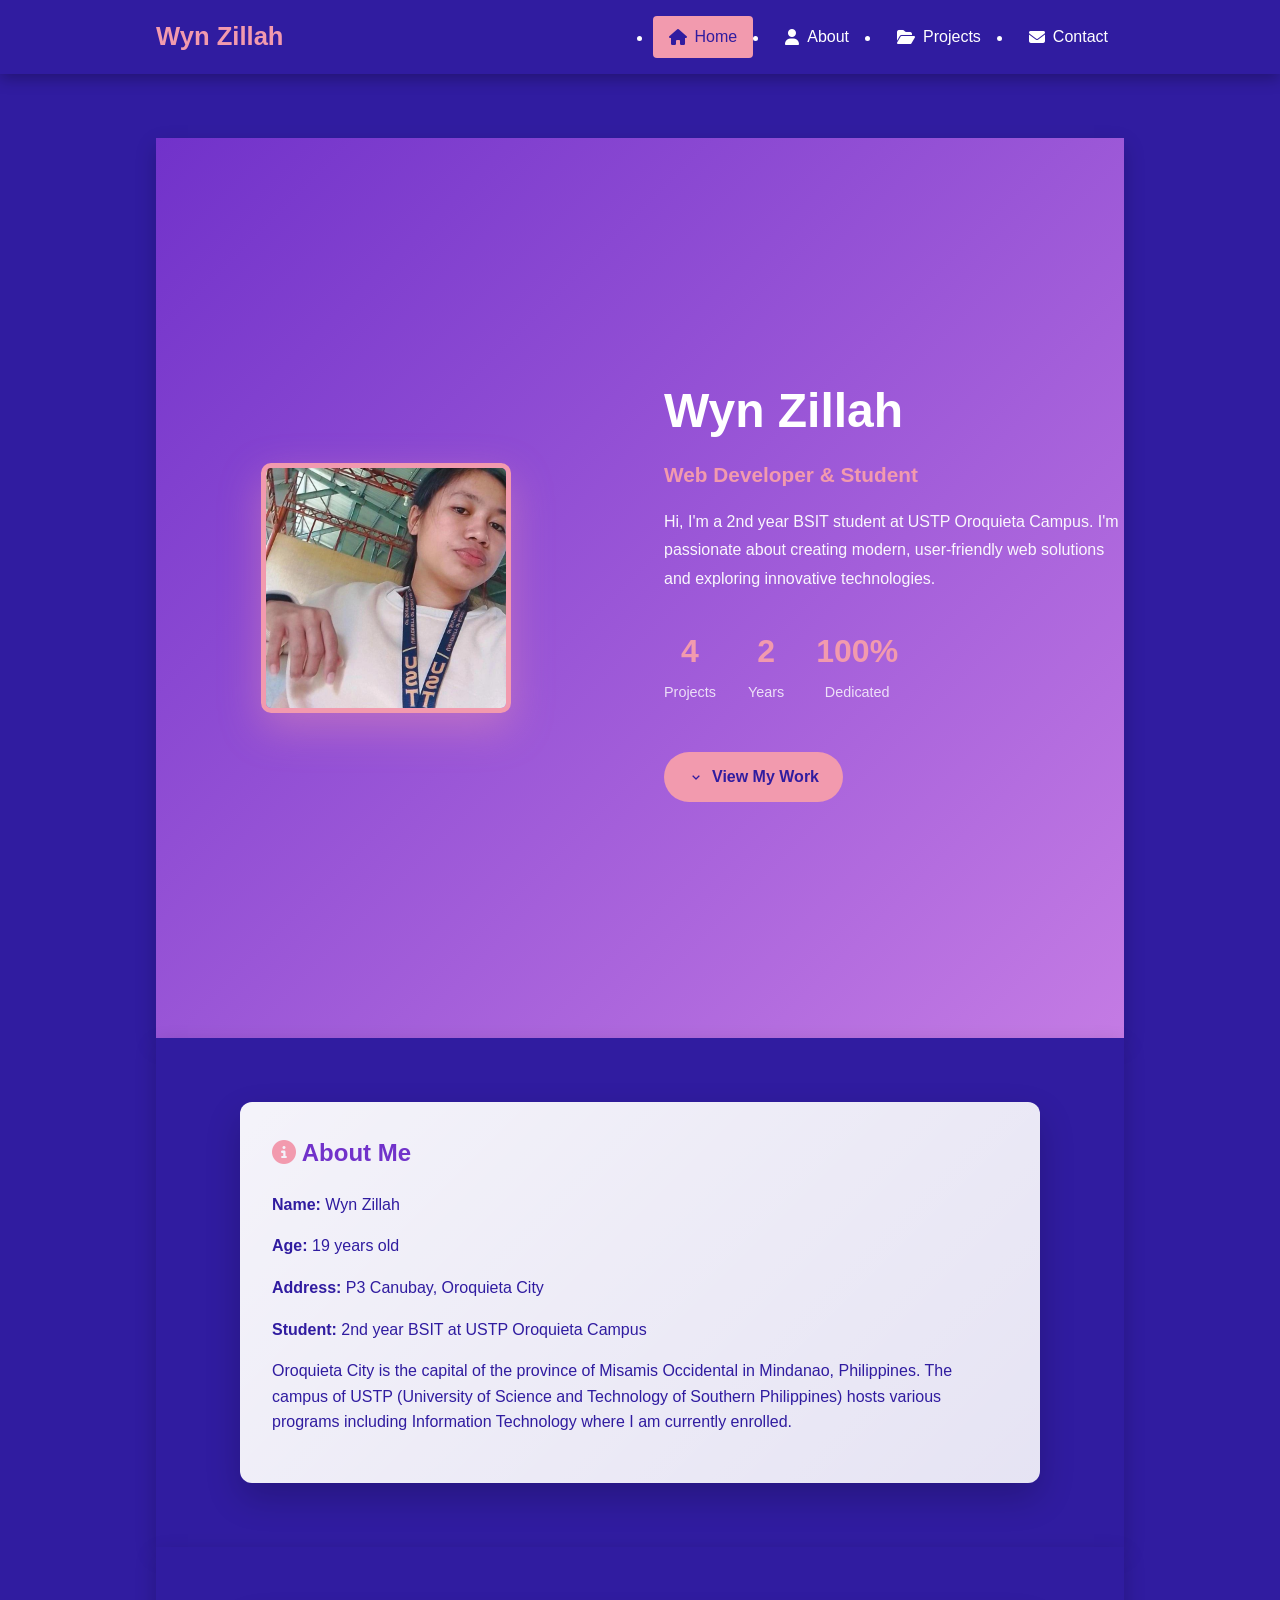
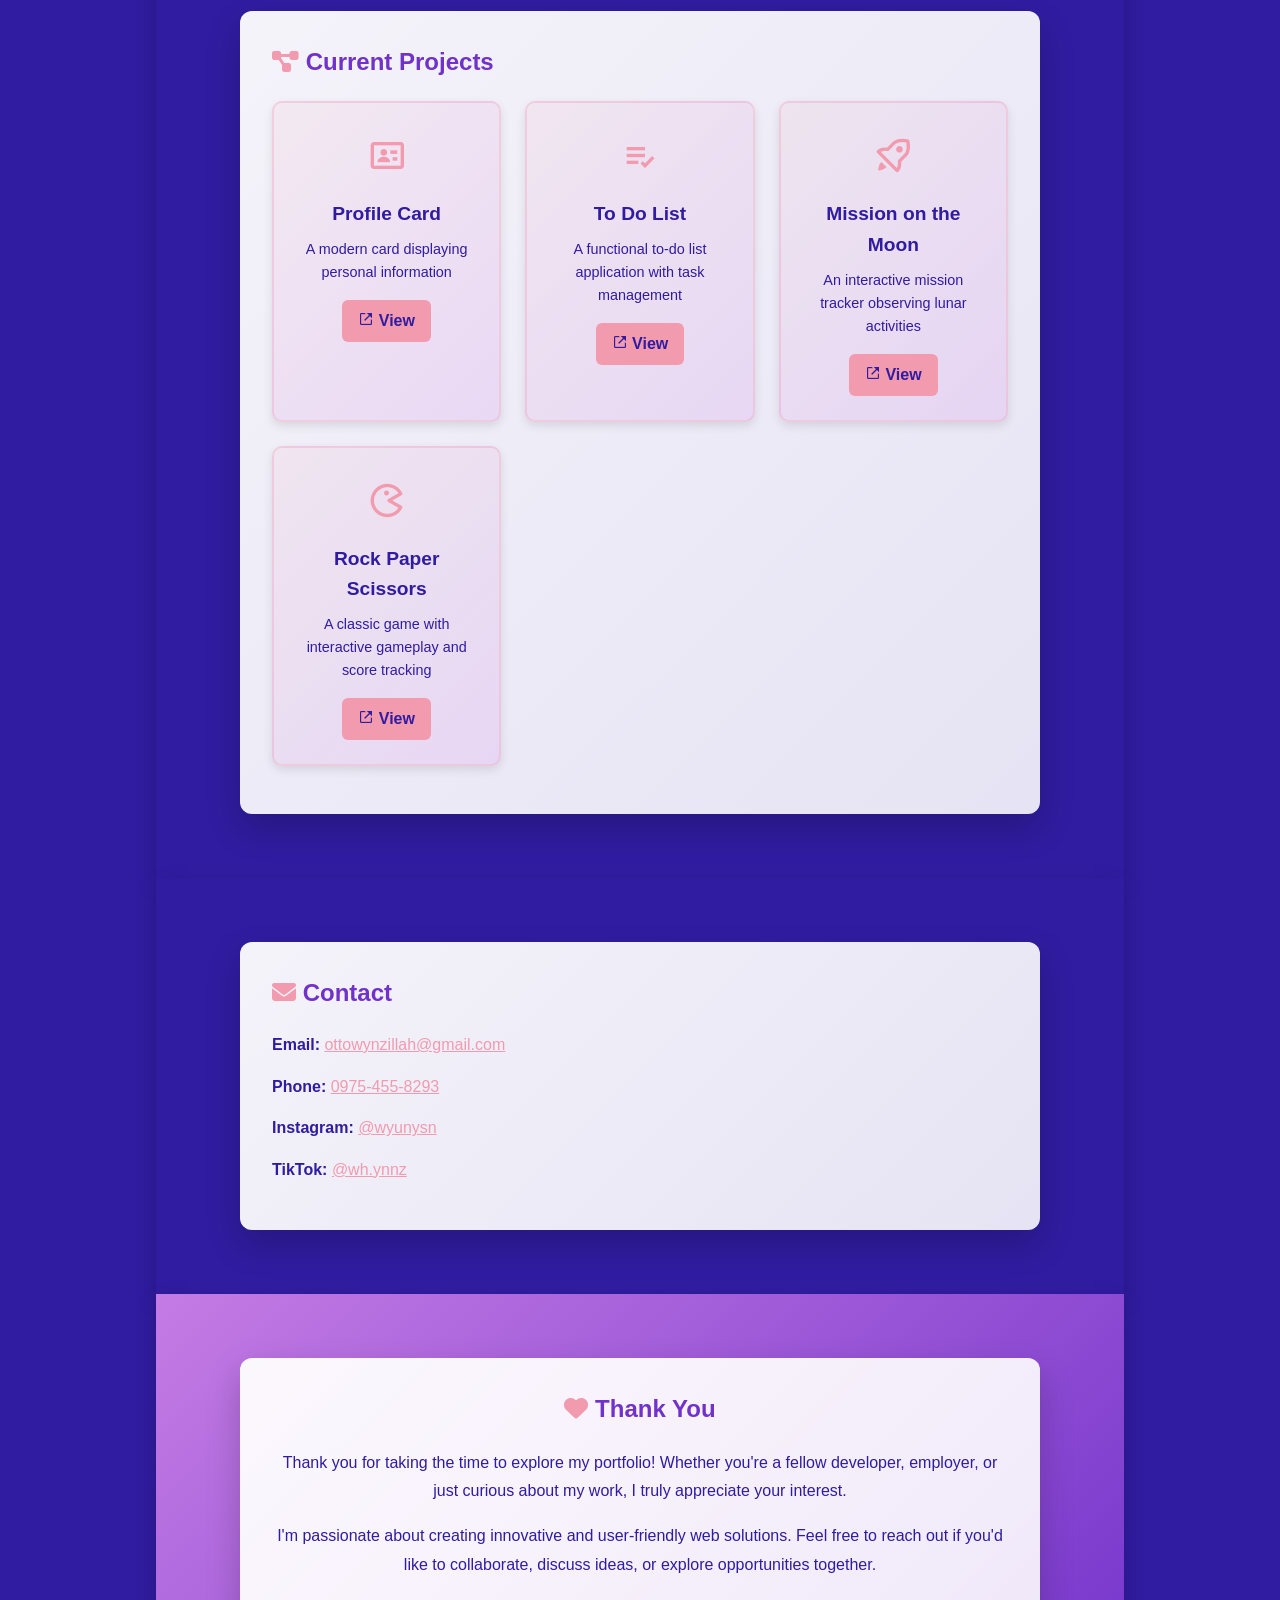
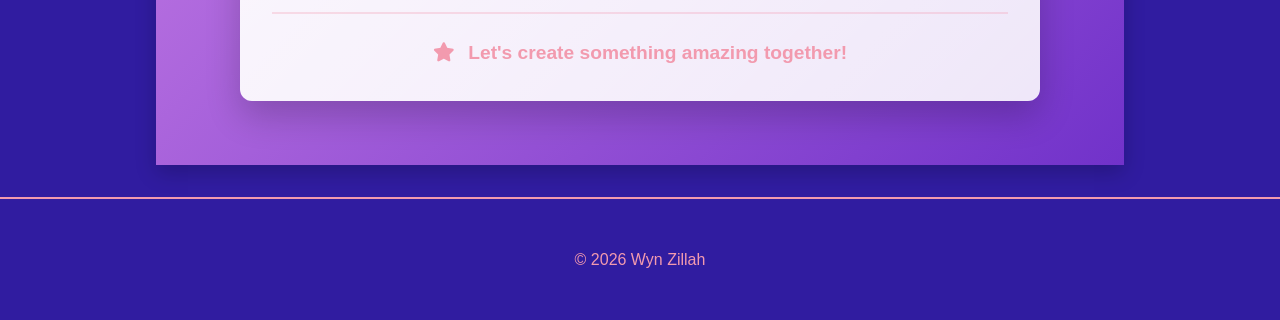
<file: Otto_Portfolio/index.html>
<!DOCTYPE html>
<html lang="en">
<head>
    <meta charset="UTF-8" />
    <meta http-equiv="X-UA-Compatible" content="IE=edge" />
    <meta name="viewport" content="width=device-width, initial-scale=1.0" />
    <title>Wyn Zillah Portfolio</title>
    <!-- icons -->
    <link rel="stylesheet" href="https://cdnjs.cloudflare.com/ajax/libs/font-awesome/6.4.0/css/all.min.css" integrity="sha512-pPhH0VX5eTK8TfZVtPq0eBIJqN/HgQE8n6R6s9fOn0D+yuXXdupAPeVnOvXwRZkN69l+lrC2RVvXQk+4X+e1sA==" crossorigin="anonymous" referrerpolicy="no-referrer" />
    <link rel="stylesheet" href="https://cdn.jsdelivr.net/npm/boxicons@latest/css/boxicons.min.css" />
    <link rel="stylesheet" href="style.css" />
</head>
<body>
    <header>
        <div class="container header-inner">
            <h1 class="logo">Wyn Zillah</h1>
            <nav>
                <ul class="nav-list">
                    <li><a href="#home" class="active"><i class="fas fa-home"></i> Home</a></li>
                    <li><a href="#about"><i class="fas fa-user"></i> About</a></li>
                    <li><a href="#projects"><i class="fas fa-folder-open"></i> Projects</a></li>
                    <li><a href="#contact"><i class="fas fa-envelope"></i> Contact</a></li>
                </ul>
            </nav>
            <button class="nav-toggle" aria-label="Toggle navigation">
                &#9776;
            </button>
        </div>
    </header>
    <main class="main-content">
        <div class="container">
            <section id="home" class="home-section reveal">
                <div class="home-content">
                    <div class="home-image">
                        <img src="images/wyn.jpg" alt="Wyn Zillah" class="profile-img" />
                    </div>
                    <div class="home-text">
                        <h1>Wyn Zillah</h1>
                        <p class="role">Web Developer & Student</p>
                        <p class="intro">Hi, I'm a 2nd year BSIT student at USTP Oroquieta Campus. I'm passionate about creating modern, user-friendly web solutions and exploring innovative technologies.</p>
                        <div class="home-stats">
                            <div class="stat">
                                <span class="stat-number">4</span>
                                <span class="stat-label">Projects</span>
                            </div>
                            <div class="stat">
                                <span class="stat-number">2</span>
                                <span class="stat-label">Years</span>
                            </div>
                            <div class="stat">
                                <span class="stat-number">100%</span>
                                <span class="stat-label">Dedicated</span>
                            </div>
                        </div>
                        <a href="#projects" class="cta-btn"><i class="bx bx-chevron-down"></i> View My Work</a>
                    </div>
                </div>
            </section>
            <section id="about" class="reveal">
                <div class="section-card">
                    <h2><i class="fas fa-info-circle"></i> About Me</h2>
                    <p><strong>Name:</strong> Wyn Zillah</p>
                    <p><strong>Age:</strong> 19 years old</p>
                    <p><strong>Address:</strong> P3 Canubay, Oroquieta City</p>
                    <p><strong>Student:</strong> 2nd year BSIT at USTP Oroquieta Campus</p>
                    <p>
                        Oroquieta City is the capital of the province of Misamis Occidental in
                        Mindanao, Philippines. The campus of USTP (University of Science and Technology of Southern Philippines) hosts various
                        programs including Information Technology where I am currently
                        enrolled.
                    </p>
                </div>
            </section>
            <section id="projects" class="reveal">
                <div class="section-card">
                    <h2><i class="fas fa-project-diagram"></i> Current Projects</h2>
                    <ul class="project-list">
                        <li class="project-item">
                            <div class="project-icon">
                                <i class="bx bx-id-card"></i>
                            </div>
                            <h3>Profile Card</h3>
                            <p>A modern card displaying personal information</p>
                            <a href="IT223_OTTO_profilecard/index.html" class="project-link"><i class="bx bx-link-external"></i> View</a>
                        </li>
                        <li class="project-item">
                            <div class="project-icon">
                                <i class="bx bx-list-check"></i>
                            </div>
                            <h3>To Do List</h3>
                            <p>A functional to-do list application with task management</p>
                            <a href="IT233_OTTO_LA3/index.html" class="project-link"><i class="bx bx-link-external"></i> View</a>
                        </li>
                        <li class="project-item">
                            <div class="project-icon">
                                <i class="bx bx-rocket"></i>
                            </div>
                            <h3>Mission on the Moon</h3>
                            <p>An interactive mission tracker observing lunar activities</p>
                            <a href="IT233_OTTO_The Observer/index.html" class="project-link"><i class="bx bx-link-external"></i> View</a>
                        </li>
                        <li class="project-item">
                            <div class="project-icon">
                                <i class="bx bx-game"></i>
                            </div>
                            <h3>Rock Paper Scissors</h3>
                            <p>A classic game with interactive gameplay and score tracking</p>
                            <a href="IT233_OTTO_RPS/index.html" class="project-link"><i class="bx bx-link-external"></i> View</a>
                        </li>
                    </ul>
                </div>
            </section>
            <section id="contact" class="reveal">
                <div class="section-card">
                    <h2><i class="fas fa-envelope"></i> Contact</h2>
                    <p><strong>Email:</strong> <a href="mailto:ottowynzillah@gmail.com">ottowynzillah@gmail.com</a></p>
                    <p><strong>Phone:</strong> <a href="tel:09754558293">0975‑455‑8293</a></p>
                    <p><strong>Instagram:</strong> <a href="https://instagram.com/wyunysn" target="_blank">@wyunysn</a></p>
                    <p><strong>TikTok:</strong> <a href="https://www.tiktok.com/@wh.ynnz" target="_blank">@wh.ynnz</a></p>
                </div>
            </section>
            <section id="thank-you" class="reveal">
                <div class="section-card thank-you-card">
                    <h2><i class="fas fa-heart"></i> Thank You</h2>
                    <p class="thank-you-text">Thank you for taking the time to explore my portfolio! Whether you're a fellow developer, employer, or just curious about my work, I truly appreciate your interest.</p>
                    <p class="thank-you-text">I'm passionate about creating innovative and user-friendly web solutions. Feel free to reach out if you'd like to collaborate, discuss ideas, or explore opportunities together.</p>
                    <div class="thank-you-footer">
                        <p><i class="fas fa-star"></i> Let's create something amazing together!</p>
                    </div>
                </div>
            </section>
        </div>
    </main>
    <footer>
        <p>&copy; 2026 Wyn Zillah</p>
    </footer>
    <script src="script.js"></script>
</body>
</html>
</file>
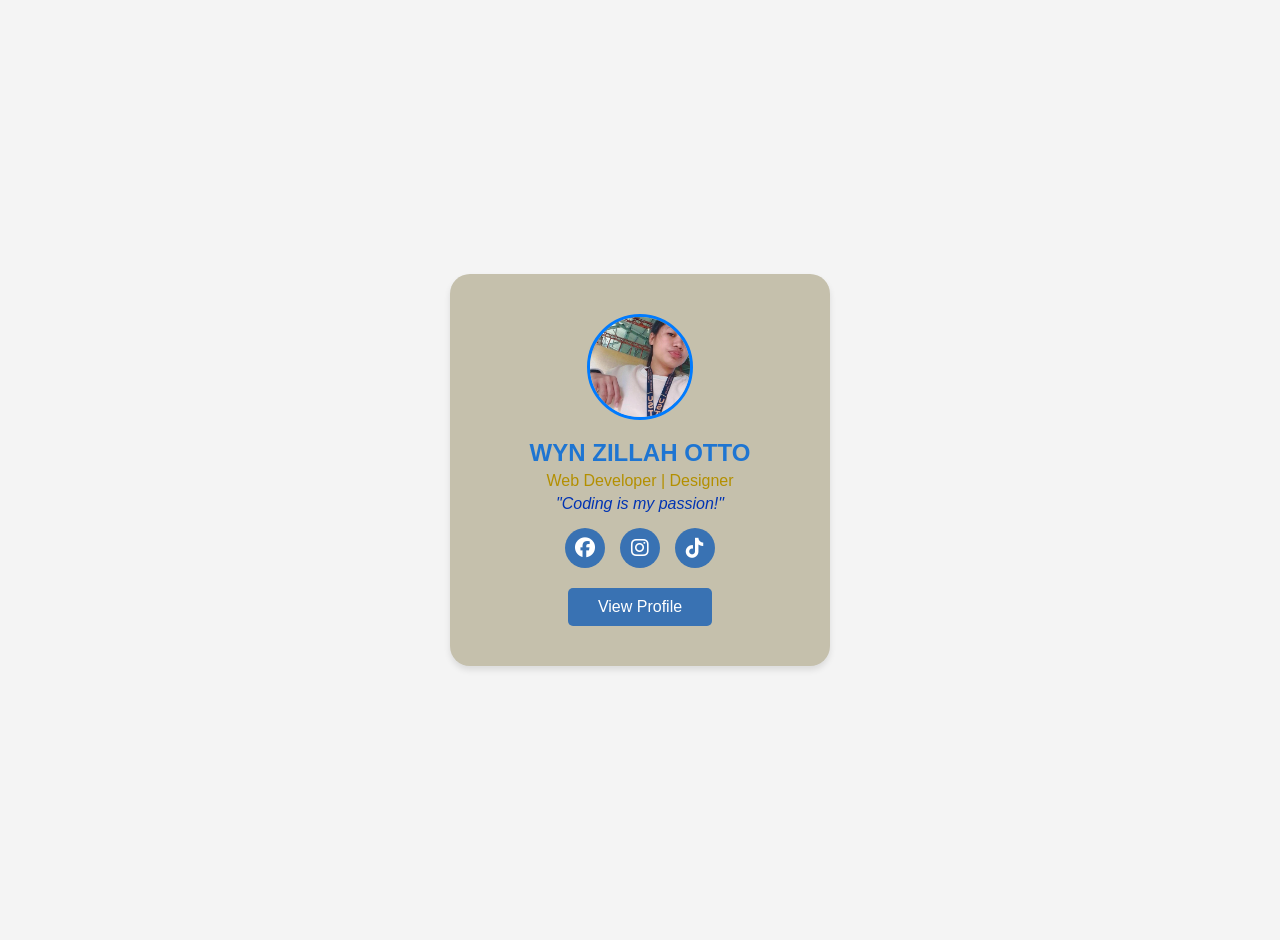
<file: Otto_Portfolio/IT223_OTTO_profilecard/index.html>
<!DOCTYPE html>
<html lang="en">
<head>
    <meta charset="UTF-8">
    <meta name="viewport" content="width=device-width, initial-scale=1.0">
    <title>Personal Profile</title>
    <link rel="stylesheet" href="https://cdnjs.cloudflare.com/ajax/libs/font-awesome/6.4.0/css/all.min.css" />
    <link rel="stylesheet" href="style.css">
</head>    
<body>
    <div class="profile-card">
        <img src="image.jpg" alt="Profile Picture" class="profile-img">
        <h2>WYN ZILLAH OTTO</h2>
        <p>Web Developer | Designer</p>
        <p class="quote">"Coding is my passion!"</p>
        <div class="social-icons">
            <a href="https://facebook.com" target="_blank" title="Facebook"><i class="fab fa-facebook"></i></a>
            <a href="https://instagram.com/wyunysn" target="_blank" title="Instagram"><i class="fab fa-instagram"></i></a>
            <a href="https://tiktok.com/@wh.ynnz" target="_blank" title="TikTok"><i class="fab fa-tiktok"></i></a>
        </div>
        <a href="#" class="btn">View Profile</a>
    </div>
</body>
</html>
</file>
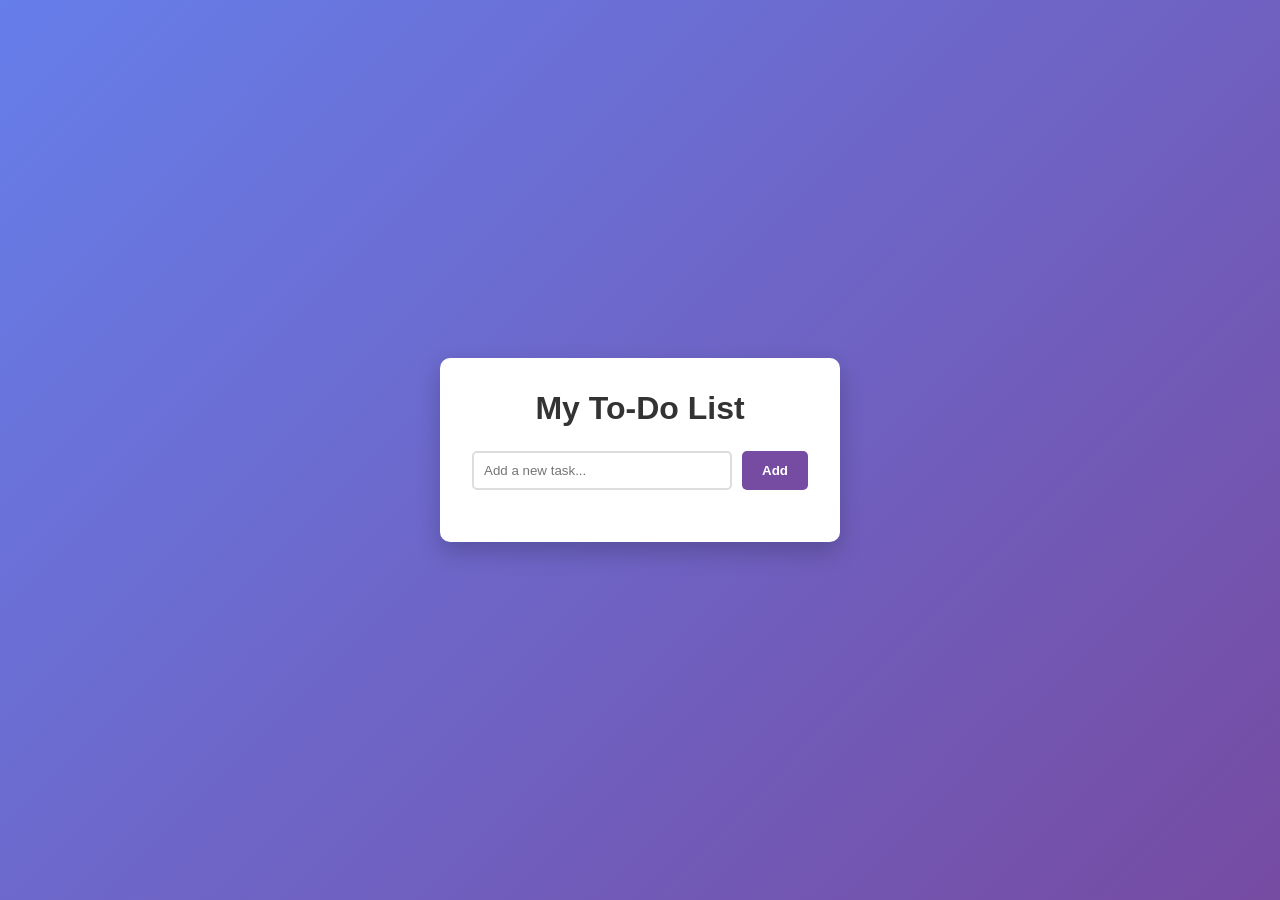
<file: Otto_Portfolio/IT233_OTTO_LA3/index.html>
<!DOCTYPE html>
<html lang="en">
    <head>
        <meta charset="UTF-8">
        <meta name="viewport" content="width=device-width, initial-scale=1.0">
        <title>My Dynamic To-Do List</title>
        <link rel="stylesheet" href="style.css">
    </head>
    <body>

        <div class="container">
            <h1>My To-Do List</h1>

            <div class="input-group">
                <input type="text" id="taskInput" placeholder="Add a new task...">
                <button id="addBtn">Add</button>
            </div>

            <ul id="taskList">

            </ul>
        </div>

        <script src="script.js"></script>
    </body>
</html>
</file>
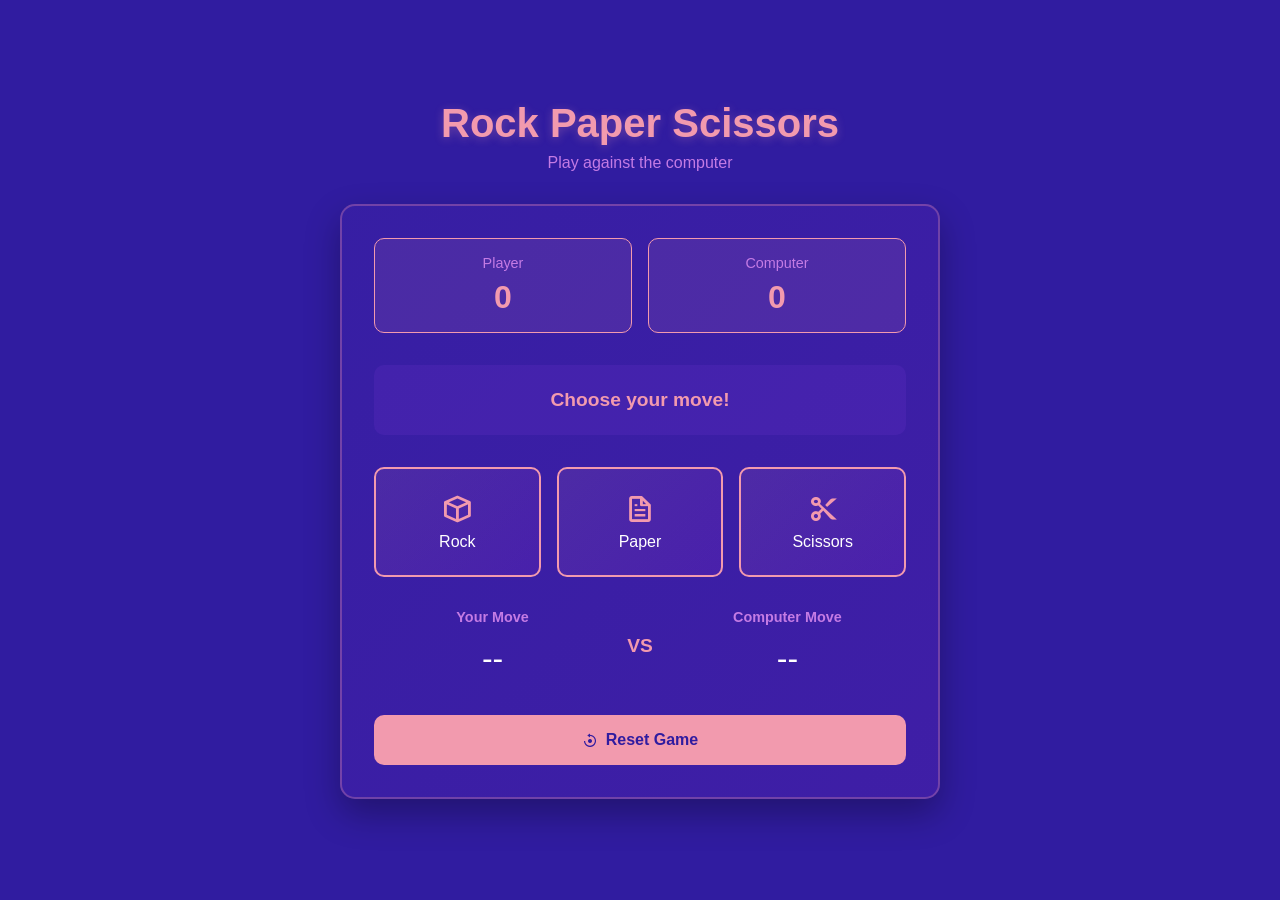
<file: Otto_Portfolio/IT233_OTTO_RPS/index.html>
<!DOCTYPE html>
<html lang="en">
<head>
    <meta charset="UTF-8" />
    <meta http-equiv="X-UA-Compatible" content="IE=edge" />
    <meta name="viewport" content="width=device-width, initial-scale=1.0" />
    <title>Rock Paper Scissors Game</title>
    <link rel="stylesheet" href="https://cdn.jsdelivr.net/npm/boxicons@latest/css/boxicons.min.css" />
    <link rel="stylesheet" href="style.css" />
</head>
<body>
    <div class="container">
        <header>
            <h1>Rock Paper Scissors</h1>
            <p>Play against the computer</p>
        </header>

        <div class="game-board">
            <div class="score-board">
                <div class="score">
                    <span class="label">Player</span>
                    <span class="points" id="playerScore">0</span>
                </div>
                <div class="score">
                    <span class="label">Computer</span>
                    <span class="points" id="computerScore">0</span>
                </div>
            </div>

            <div class="result" id="result">
                <p>Choose your move!</p>
            </div>

            <div class="choices">
                <button class="choice-btn" data-choice="rock">
                    <i class="bx bx-cube"></i>
                    <span>Rock</span>
                </button>
                <button class="choice-btn" data-choice="paper">
                    <i class="bx bx-file"></i>
                    <span>Paper</span>
                </button>
                <button class="choice-btn" data-choice="scissors">
                    <i class="bx bx-cut"></i>
                    <span>Scissors</span>
                </button>
            </div>

            <div class="game-info">
                <div class="player-move">
                    <h3>Your Move</h3>
                    <div class="move-display" id="playerMove">--</div>
                </div>
                <div class="vs">VS</div>
                <div class="computer-move">
                    <h3>Computer Move</h3>
                    <div class="move-display" id="computerMove">--</div>
                </div>
            </div>

            <button class="reset-btn" onclick="resetGame()">
                <i class="bx bx-reset"></i> Reset Game
            </button>
        </div>
    </div>

    <script src="script.js"></script>
</body>
</html>
</file>
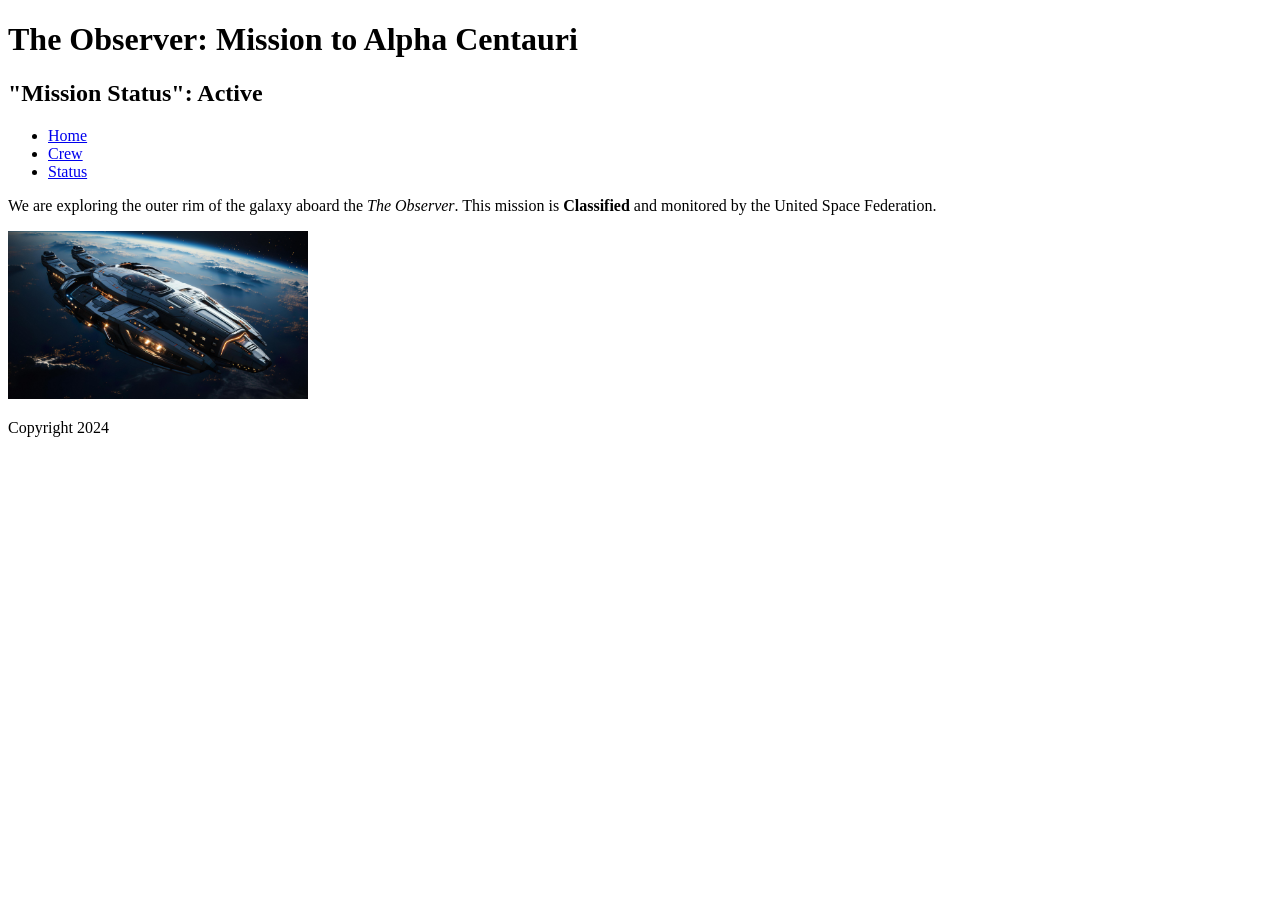
<file: Otto_Portfolio/IT233_OTTO_The Observer/index.html>
<!DOCTYPE html>
<html lang="en">
<head>
    <meta charset="UTF-8">
    <title>Mission Control</title>
</head>
<body>

<header>
    <h1>The Observer: Mission to Alpha Centauri</h1>
    <h2>"Mission Status": Active</h2>

    <nav>
        <ul>
            <li><a href="index.html">Home</a></li>
            <li><a href="crew.html">Crew</a></li>
            <li><a href="status.html">Status</a></li>
        </ul>
    </nav>

</header>

<main>
    <p>
        We are exploring the outer rim of the galaxy aboard the 
        <em>The Observer</em>. This mission is <strong>Classified</strong> 
        and monitored by the United Space Federation.
    </p>

    <img src="img.spaceship.jpeg" alt="Spaceship The Observer flying in space" width="300">

<footer>
    <p>
        Copyright 2024 
        <a href=United Space Federation></a>
    </p>
</footer>

</body>
</html>
</file>
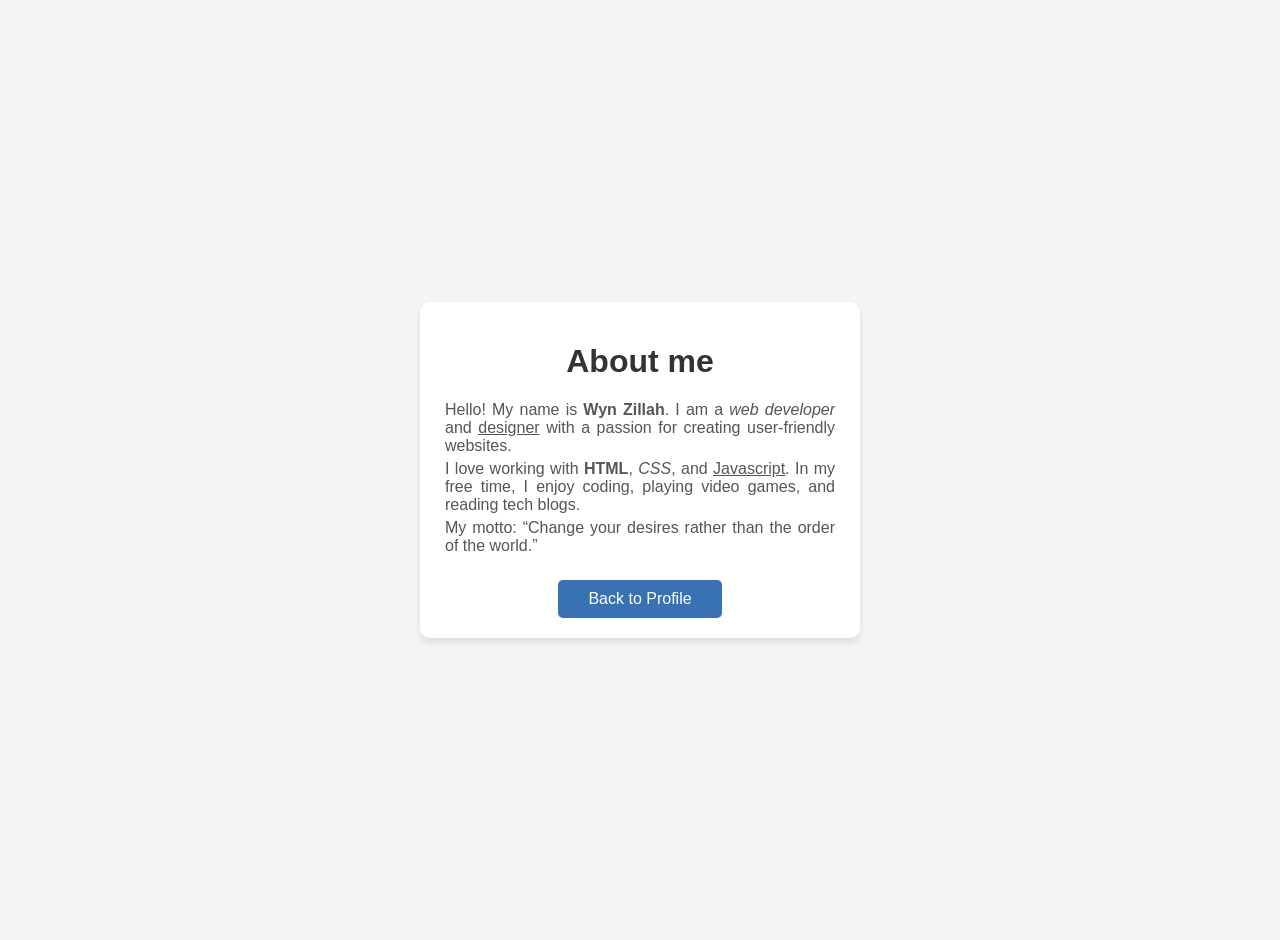
<file: Otto_Portfolio/IT223_OTTO_profilecard/about.html>
<!DOCTYPE html>
<html lang="en">
<head>
    <meta charset="UTF-8">
    <meta name="viewport" content="width=device-width, initial-scale=1.0">
    <title>About me</title>
    <link rel="stylesheet" href="style.css">
</head>    
<body>
    <div class="about-container">
        <h1>About me</h1>
        <p>Hello! My name is <b>Wyn Zillah</b>. I am a <i>web developer</i> and <u>designer</u>
        with a passion for creating user-friendly websites.</p>
        <p>I love working with <strong>HTML</strong>, <em>CSS</em>, and <u>Javascript</u>. 
        In my free time, I enjoy coding, playing video games, and reading tech blogs.</p>
        <p>My motto: <q>Change your desires rather than the order of the world.</q></p>
        <a href="index.html" class="btn">Back to Profile</a>
    </div>
</body>
</html>
</file>
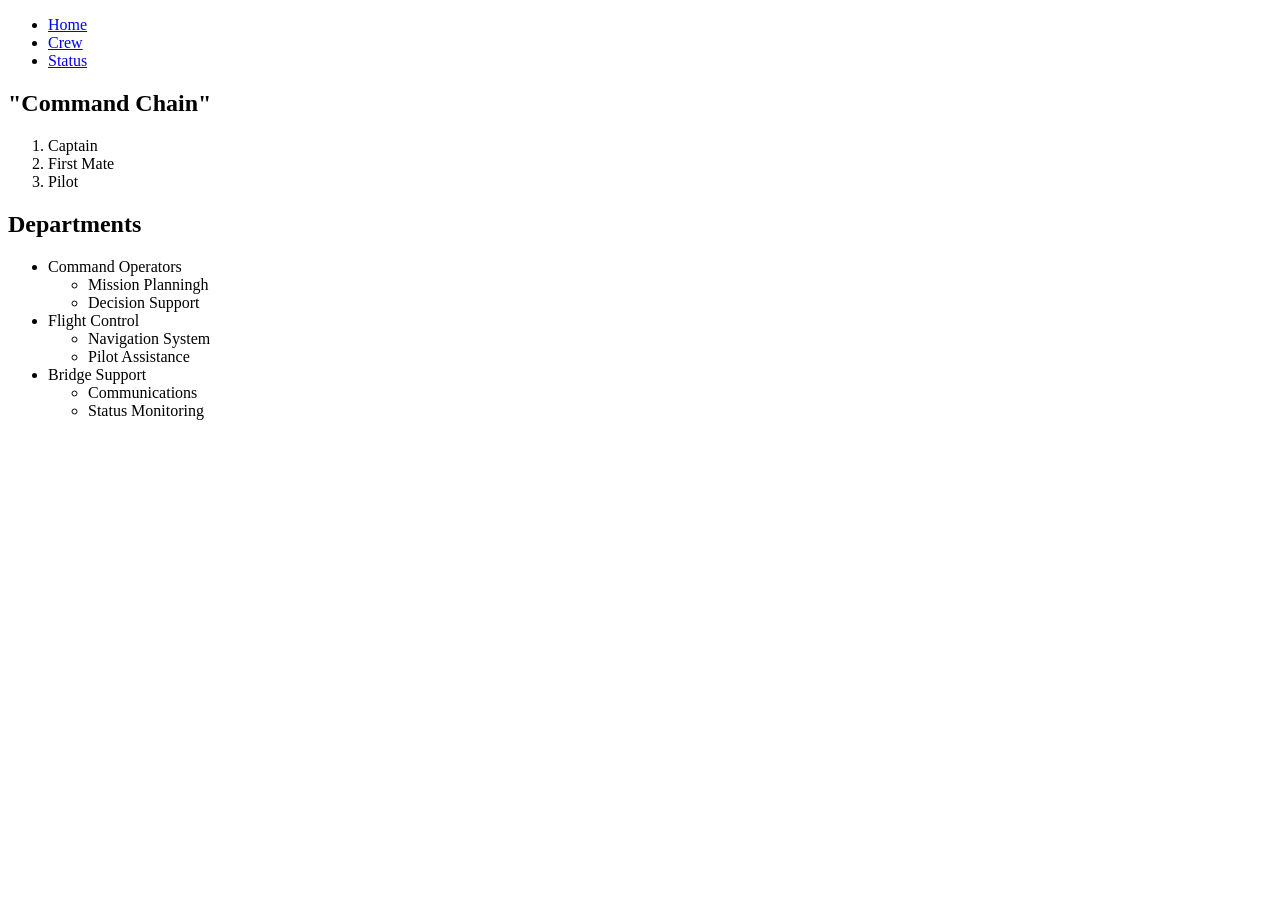
<file: Otto_Portfolio/IT233_OTTO_The Observer/crew.html>
<!DOCTYPE html>
<html lang="en">
<head>
    <meta charset="UTF-8">
</head>
<body>

<header>    
    
    <nav>
        <ul>
            <li><a href="index.html">Home</a></li>
            <li><a href="crew.html">Crew</a></li>
            <li><a href="status.html">Status</a></li>
        </ul>
    </nav>

</header>

<main>
    <h2>"Command Chain"</h2>
    <ol>
        <li>Captain</li>
        <li>First Mate</li>
        <li>Pilot</li>
    </ol>

    <h2>Departments</h2>
    <ul>
        <li>Command Operators
            <ul>
                <li>Mission Planningh</li>
                <li>Decision Support</li>
            </ul>
        </li>
        <li>Flight Control
            <ul>
                <li>Navigation System</li>
                <li>Pilot Assistance</li>
            </ul>
        </li>
        <li>Bridge Support
            <ul>
                <li>Communications</li>
                <li>Status Monitoring</li>
            </ul>

        </li>
    </ul>
</main>
</body>
</file>
<file: Otto_Portfolio/style.css>
/* color palette */
:root {
    --pink: #F29AAE;
    --purple-light: #C47BE4;
    --purple: #7132CA;
    --dark-purple: #301CA0;
    --max-width: 1000px;
}

/* global base */
* {
    box-sizing: border-box;
}

body {
    margin: 0;
    font-family: 'Segoe UI', Tahoma, Geneva, Verdana, sans-serif;
    background: var(--dark-purple);
    color: #fff;
    line-height: 1.6;
}

html {
    scroll-behavior: smooth;
}

a {
    color: var(--pink);
    transition: color 0.2s;
}

a:hover {
    color: var(--purple-light);
}

.container {
    max-width: var(--max-width);
    margin: 0 auto;
    padding: 0 1rem;
}

header {
    background: var(--dark-purple);
    color: white;
    position: sticky;
    top: 0;
    width: 100%;
    z-index: 1000;
    box-shadow: 0 4px 15px rgba(0,0,0,0.3);
}

.header-inner {
    display: flex;
    align-items: center;
    justify-content: space-between;
}

.logo {
    font-size: 1.6rem;
    margin: 0;
    color: var(--pink);
}

.nav-list {
    display: flex;
    gap: 1rem;
}

.nav-list a {
    color: white;
    text-decoration: none;
    padding: 0.5rem 1rem;
    display: flex;
    align-items: center;
    gap: 0.5rem;
}

.nav-list a.active,
.nav-list a:hover {
    background: var(--pink);
    border-radius: 4px;
    color: var(--dark-purple);
}

.nav-toggle {
    display: none;
    background: none;
    border: none;
    font-size: 1.5rem;
    color: white;
}

main.main-content {
    padding: 4rem 2rem 2rem; /* top padding to account for header */
    scroll-behavior: smooth;
}

section {
    padding: 4rem 0;
}

#home {
    background: linear-gradient(135deg, var(--purple) 0%, var(--purple-light) 100%);
    color: white;
    text-align: center;
    min-height: 100vh;
    display: flex;
    align-items: center;
    justify-content: center;
    box-shadow: 0 8px 20px rgba(0,0,0,0.2);
    padding: 2rem 0;
}

.home-section .home-content {
    display: grid;
    grid-template-columns: 1fr 1fr;
    gap: 3rem;
    align-items: center;
    align-content: center;
    max-width: 1000px;
    width: 100%;
}

.home-section .home-image {
    display: flex;
    justify-content: center;
    align-items: center;
}

.home-section .home-text {
    text-align: left;
}

.home-section .home-text h1 {
    font-size: 3rem;
    margin: 0 0 0.5rem 0;
    font-weight: bold;
}

.home-section .role {
    font-size: 1.3rem;
    color: var(--pink);
    margin: 0 0 1rem 0;
    font-weight: 600;
}

.home-section .intro {
    font-size: 1rem;
    line-height: 1.8;
    margin: 0 0 2rem 0;
    color: rgba(255, 255, 255, 0.95);
}

.home-stats {
    display: flex;
    gap: 2rem;
    margin: 2rem 0;
    justify-content: flex-start;
}

.stat {
    display: flex;
    flex-direction: column;
    align-items: center;
}

.stat-number {
    font-size: 2rem;
    font-weight: bold;
    color: var(--pink);
}

.stat-label {
    font-size: 0.9rem;
    color: rgba(255, 255, 255, 0.8);
    margin-top: 0.25rem;
}

.cta-btn {
    display: inline-flex;
    align-items: center;
    gap: 0.5rem;
    background: var(--pink);
    color: var(--dark-purple);
    padding: 0.75rem 1.5rem;
    border-radius: 50px;
    text-decoration: none;
    font-weight: bold;
    transition: all 0.3s ease;
    margin-top: 1rem;
    cursor: pointer;
}

.cta-btn:hover {
    background: white;
    transform: translateY(-3px);
    box-shadow: 0 10px 25px rgba(242, 154, 174, 0.4);
}

.cta-btn i {
    animation: bounce 2s infinite;
}

@keyframes bounce {
    0%, 100% { transform: translateY(0); }
    50% { transform: translateY(5px); }
}


.profile-img {
    width: 250px;
    height: 250px;
    object-fit: cover;
    border: 5px solid var(--pink);
    border-radius: 10px;
    box-shadow: 0 15px 40px rgba(242,154,174,0.4);
    transition: transform 0.3s ease;
}

.profile-img:hover {
    transform: scale(1.05);
}


#about {
    background: var(--dark-purple);
    box-shadow: 0 8px 20px rgba(0,0,0,0.2);
}

#projects {
    background: var(--dark-purple);
    box-shadow: 0 8px 20px rgba(0,0,0,0.2);
    color: white;
}

#contact {
    background: var(--dark-purple);
    box-shadow: 0 8px 20px rgba(0,0,0,0.2);
}

#thank-you {
    background: linear-gradient(135deg, var(--purple-light) 0%, var(--purple) 100%);
    box-shadow: 0 8px 20px rgba(0,0,0,0.2);
}

.thank-you-card {
    background: linear-gradient(135deg, rgba(255,255,255,0.95) 0%, rgba(255,255,255,0.88) 100%);
    text-align: center;
}

.thank-you-text {
    color: var(--dark-purple) !important;
    font-size: 1rem;
    line-height: 1.8;
    margin: 1rem 0;
}

.thank-you-footer {
    margin-top: 2rem;
    padding-top: 1.5rem;
    border-top: 2px solid rgba(242, 154, 174, 0.3);
}

.thank-you-footer p {
    color: var(--pink);
    font-size: 1.2rem;
    font-weight: bold;
    margin: 0;
}

.thank-you-footer i {
    color: var(--pink);
    margin-right: 0.5rem;
    animation: heartbeat 1.5s ease-in-out infinite;
}

@keyframes heartbeat {
    0%, 100% { transform: scale(1); }
    25% { transform: scale(1.3); }
    50% { transform: scale(1); }
}

.project-list {
    list-style: none;
    padding: 0;
    display: grid;
    grid-template-columns: repeat(auto-fit, minmax(220px, 1fr));
    gap: 1.5rem;
}

.project-item {
    background: linear-gradient(135deg, rgba(242,154,174,0.1) 0%, rgba(193,50,228,0.1) 100%);
    padding: 1.5rem;
    border-radius: 10px;
    text-align: center;
    transition: all 0.3s ease;
    border: 2px solid rgba(242,154,174,0.3);
    cursor: pointer;
    box-shadow: 0 4px 10px rgba(0,0,0,0.1);
}

.project-item:hover {
    transform: translateY(-8px) scale(1.02);
    box-shadow: 0 15px 30px rgba(113,50,202,0.3);
    border-color: var(--pink);
    background: linear-gradient(135deg, rgba(242,154,174,0.2) 0%, rgba(193,50,228,0.2) 100%);
}

.project-icon {
    font-size: 2.5rem;
    color: var(--pink);
    margin-bottom: 0.5rem;
    animation: float 3s ease-in-out infinite;
}

@keyframes float {
    0%, 100% { transform: translateY(0px); }
    50% { transform: translateY(-10px); }
}

.project-item:hover .project-icon {
    color: var(--purple);
    animation: spin 0.6s ease-in-out;
}

@keyframes spin {
    0% { transform: rotate(0deg); }
    100% { transform: rotate(360deg); }
}

.project-item h3 {
    color: var(--dark-purple);
    margin: 0.5rem 0;
    font-size: 1.2rem;
}

.project-item p {
    color: var(--dark-purple);
    font-size: 0.9rem;
    margin: 0.5rem 0 1rem 0;
}

.project-link {
    display: inline-block;
    padding: 0.5rem 1rem;
    background: var(--pink);
    color: var(--dark-purple);
    border-radius: 6px;
    text-decoration: none;
    font-weight: bold;
    transition: all 0.3s ease;
}

.project-link:hover {
    background: var(--purple);
    color: white;
    transform: scale(1.05);
}

.badge {
    display: inline-block;
    padding: 0.35rem 0.8rem;
    background: var(--purple-light);
    color: white;
    border-radius: 20px;
    font-size: 0.8rem;
    font-weight: bold;
}

/* card wrapper used in each section */
.section-card {
    background: linear-gradient(135deg, rgba(255,255,255,0.95) 0%, rgba(255,255,255,0.88) 100%);
    padding: 2rem;
    border-radius: 12px;
    box-shadow: 0 15px 35px rgba(0,0,0,0.2);
    max-width: 800px;
    margin: 0 auto;
    color: var(--dark-purple);
}

/* reveal animation */
.reveal {
    opacity: 0;
    transform: translateY(20px);
    transition: opacity 0.8s ease, transform 0.8s ease;
}

.reveal.visible {
    opacity: 1;
    transform: translateY(0);
}

/* nav link hover animation */
.nav-list a:hover {
    transform: scale(1.05);
    transition: transform 0.2s;
}

/* mobile navigation and responsive header */
@media (max-width: 768px) {
    .nav-list {
        display: none;
        position: absolute;
        top: 60px;
        left: 0;
        background: var(--dark-purple);
        width: 100%;
        flex-direction: column;
    }
    .nav-list.show {
        display: flex;
    }
    .nav-toggle {
        display: block;
    }
    main.main-content {
        padding-top: 120px;
    }
    .home-section .home-content {
        grid-template-columns: 1fr;
        gap: 2rem;
        text-align: center;
    }
    
    .home-section .home-text {
        text-align: center;
    }
    
    .home-section .home-text h1 {
        font-size: 2rem;
    }
    
    .home-stats {
        justify-content: center;
    }
    
    .home-section .home-image {
        order: -1;
    }
}

footer {
    text-align: center;
    padding: 2rem 0;
    background: var(--dark-purple);
    color: var(--pink);
    position: relative;
    width: 100%;
    border-top: 2px solid var(--pink);
}

h1 {
    color: white;
}

.section-card h2 {
    color: var(--purple);
    margin-top: 0;
}

.section-card h2 i {
    color: var(--pink);
}
</file>
<file: Otto_Portfolio/IT223_OTTO_profilecard/style.css>
body {
    font-family: Arial, sans-serif;
    background-color: #f4f4f4;
    display: flex;
    justify-content: center;
    align-items: center;
    min-height: 100vh;
    margin: 0;
    padding: 20px;
}

h2 { 
    margin: 5px 0; 
    color: #1e75d2;
}

p {
    color: #b38f00;
    margin: 5px;
}

p.quote {
    color: #0033b3;
    margin: 5px;
    font-style: italic;
}

.profile-card {
    background: #c5c0ac;
    padding: 40px;
    border-radius: 20px;
    box-shadow: 0px 4px 6px rgba(0,0,0,0.1);
    text-align: center;
    width: 300px;
}

.profile-img {
    width: 100px;
    height: 100px;
    border-radius: 50%;
    border: 3px solid #007bff;
    margin-bottom: 10px;
    object-fit: cover;
}

.social-icons {
    margin-top: 15px;
    display: flex;
    justify-content: center;
    gap: 15px;
}

.social-icons a {
    width: 40px;
    height: 40px;
    display: flex;
    align-items: center;
    justify-content: center;
    border-radius: 50%;
    background-color: #3972b3;
    color: white;
    text-decoration: none;
    transition: transform 0.3s, background-color 0.3s;
    font-size: 20px;
}

.social-icons a:hover {
    transform: scale(1.2);
    background-color: #1e75d2;
}

.btn {
    display: inline-block;
    margin-top: 20px;
    padding: 10px 30px;
    background-color: #3972b3;
    color: white;
    text-decoration: none;
    border-radius: 5px;
    border: none;
    cursor: pointer;
    transition: background-color 0.3s, transform 0.2s;
}

.btn:hover {
    background-color: #1e75d2;
    transform: scale(1.05);
}

.about-container {
    background: white;
    padding: 20px;
    border-radius: 10px;
    box-shadow: 0px 4px 6px rgba(0,0,0,0.1);
    text-align: center;
    width: 400px;
}

.about-container h1 {
    color: #333;    
}

.about-container p {
    color: #555;
    text-align: justify;
}
</file>
<file: Otto_Portfolio/IT233_OTTO_LA3/style.css>
* {
    margin: 0;
    padding: 0;
    box-sizing: border-box;
    font-family: 'Segoe UI', 'Segoe UI', Tahoma, Geneva, Verdana, sans-serif;
}

body {
    background: linear-gradient(135deg, #667eea 0%, #764ba2 100%);
    min-height: 100vh;
    display: flex;
    justify-content: center;
    align-items: center;
}

.container {
    background: white;
    padding: 2rem;
    border-radius: 10px;
    box-shadow: 0 10px 25px rgba(0,0,0,0.2);
    width: 100%;
    max-width: 400px;
}

h1 {
    text-align: center;
    color: #333;
    margin-bottom: 1.5rem;
}

.input-group {
    display: flex;
    gap: 10px;
    margin-bottom: 20px;
}

input[type="text"] {
    flex-grow: 1;
    padding: 10px;
    border: 2px solid #ddd;
    border-radius: 5px;
    outline: none;
    transition: border-color 0.3s;
}

input[type="text"]:focus {
    border-color: #764ba2;
}

button#addBtn {
    padding: 10px 20px;
    background-color: #764ba2;
    color: white;
    border: none;
    border-radius: 5px;
    cursor: pointer;
    font-weight: bold;
    transition: background-color 0.3s;
}

button#addBtn:hover {
    background-color: #5a3780;
}

ul {
    list-style-type: none;
}

li {
    background: #f9f9f9;
    padding: 10px;
    margin-bottom: 8px;
    border-radius: 5px;
    display: flex;
    justify-content: space-between;
    align-items: center;
    border-left: 5px solid #764ba2;
    transition: transform 0.2s;
}

li:hover {
    transform: translateX(5px);
}

li.completed {
    text-decoration: line-through;
    opacity: 0.6;
    border-left-color: #2ecc71;
}

.delete-btn {
    background: #e74c3c;
    color: white;
    border: none;
    padding: 5px 10px;
    border-radius: 3px;
    cursor: pointer;
    font-size: 0.8rem;
    margin-left: 10px;
}

.delete-btn:hover {
    background: #c0392b;
}
</file>
<file: Otto_Portfolio/IT233_OTTO_RPS/style.css>
* {
    margin: 0;
    padding: 0;
    box-sizing: border-box;
}

:root {
    --pink: #F29AAE;
    --purple-light: #C47BE4;
    --purple: #7132CA;
    --dark-purple: #301CA0;
}

body {
    font-family: 'Segoe UI', Tahoma, Geneva, Verdana, sans-serif;
    background: var(--dark-purple);
    color: white;
    min-height: 100vh;
    display: flex;
    align-items: center;
    justify-content: center;
    padding: 1rem;
}

.container {
    max-width: 600px;
    width: 100%;
}

header {
    text-align: center;
    margin-bottom: 2rem;
}

header h1 {
    font-size: 2.5rem;
    color: var(--pink);
    margin-bottom: 0.5rem;
    text-shadow: 0 2px 10px rgba(242, 154, 174, 0.3);
}

header p {
    color: var(--purple-light);
    font-size: 1rem;
}

.game-board {
    background: linear-gradient(135deg, rgba(113, 50, 202, 0.1) 0%, rgba(193, 50, 228, 0.1) 100%);
    border: 2px solid rgb(242, 154, 174, 0.3);
    border-radius: 15px;
    padding: 2rem;
    box-shadow: 0 15px 35px rgba(0, 0, 0, 0.3);
}

.score-board {
    display: flex;
    justify-content: space-around;
    margin-bottom: 2rem;
    gap: 1rem;
}

.score {
    flex: 1;
    text-align: center;
    background: rgba(242, 154, 174, 0.1);
    padding: 1rem;
    border-radius: 10px;
    border: 1px solid var(--pink);
}

.score .label {
    display: block;
    color: var(--purple-light);
    font-size: 0.9rem;
    margin-bottom: 0.5rem;
}

.score .points {
    display: block;
    font-size: 2rem;
    font-weight: bold;
    color: var(--pink);
}

.result {
    text-align: center;
    margin-bottom: 2rem;
    padding: 1.5rem;
    background: rgba(113, 50, 202, 0.2);
    border-radius: 10px;
    font-size: 1.2rem;
    min-height: 50px;
    display: flex;
    align-items: center;
    justify-content: center;
}

.result p {
    color: var(--pink);
    font-weight: bold;
}

.choices {
    display: grid;
    grid-template-columns: 1fr 1fr 1fr;
    gap: 1rem;
    margin-bottom: 2rem;
}

.choice-btn {
    padding: 1.5rem;
    border: 2px solid var(--pink);
    background: linear-gradient(135deg, rgba(242, 154, 174, 0.1) 0%, rgba(193, 50, 228, 0.1) 100%);
    color: white;
    border-radius: 10px;
    cursor: pointer;
    font-size: 1rem;
    transition: all 0.3s ease;
    display: flex;
    flex-direction: column;
    align-items: center;
    gap: 0.5rem;
}

.choice-btn i {
    font-size: 2rem;
    color: var(--pink);
}

.choice-btn:hover {
    background: linear-gradient(135deg, rgba(242, 154, 174, 0.2) 0%, rgba(193, 50, 228, 0.2) 100%);
    transform: translateY(-5px);
    box-shadow: 0 8px 20px rgba(242, 154, 174, 0.3);
}

.choice-btn.active {
    background: var(--pink);
    color: var(--dark-purple);
    border-color: var(--pink);
}

.choice-btn.active i {
    color: var(--dark-purple);
}

.game-info {
    display: grid;
    grid-template-columns: 1fr auto 1fr;
    gap: 1rem;
    margin-bottom: 2rem;
    align-items: center;
}

.player-move,
.computer-move {
    text-align: center;
}

.player-move h3,
.computer-move h3 {
    color: var(--purple-light);
    font-size: 0.9rem;
    margin-bottom: 0.5rem;
}

.move-display {
    font-size: 2rem;
    min-height: 50px;
    display: flex;
    align-items: center;
    justify-content: center;
}

.vs {
    color: var(--pink);
    font-weight: bold;
    font-size: 1.2rem;
}

.reset-btn {
    width: 100%;
    padding: 1rem;
    background: var(--pink);
    color: var(--dark-purple);
    border: none;
    border-radius: 10px;
    font-size: 1rem;
    font-weight: bold;
    cursor: pointer;
    transition: all 0.3s ease;
    display: flex;
    align-items: center;
    justify-content: center;
    gap: 0.5rem;
}

.reset-btn:hover {
    background: var(--purple);
    color: white;
    transform: scale(1.05);
}

@media (max-width: 600px) {
    header h1 {
        font-size: 2rem;
    }

    .choices {
        grid-template-columns: 1fr;
    }

    .game-info {
        grid-template-columns: 1fr;
    }

    .vs {
        display: none;
    }
}
</file>
